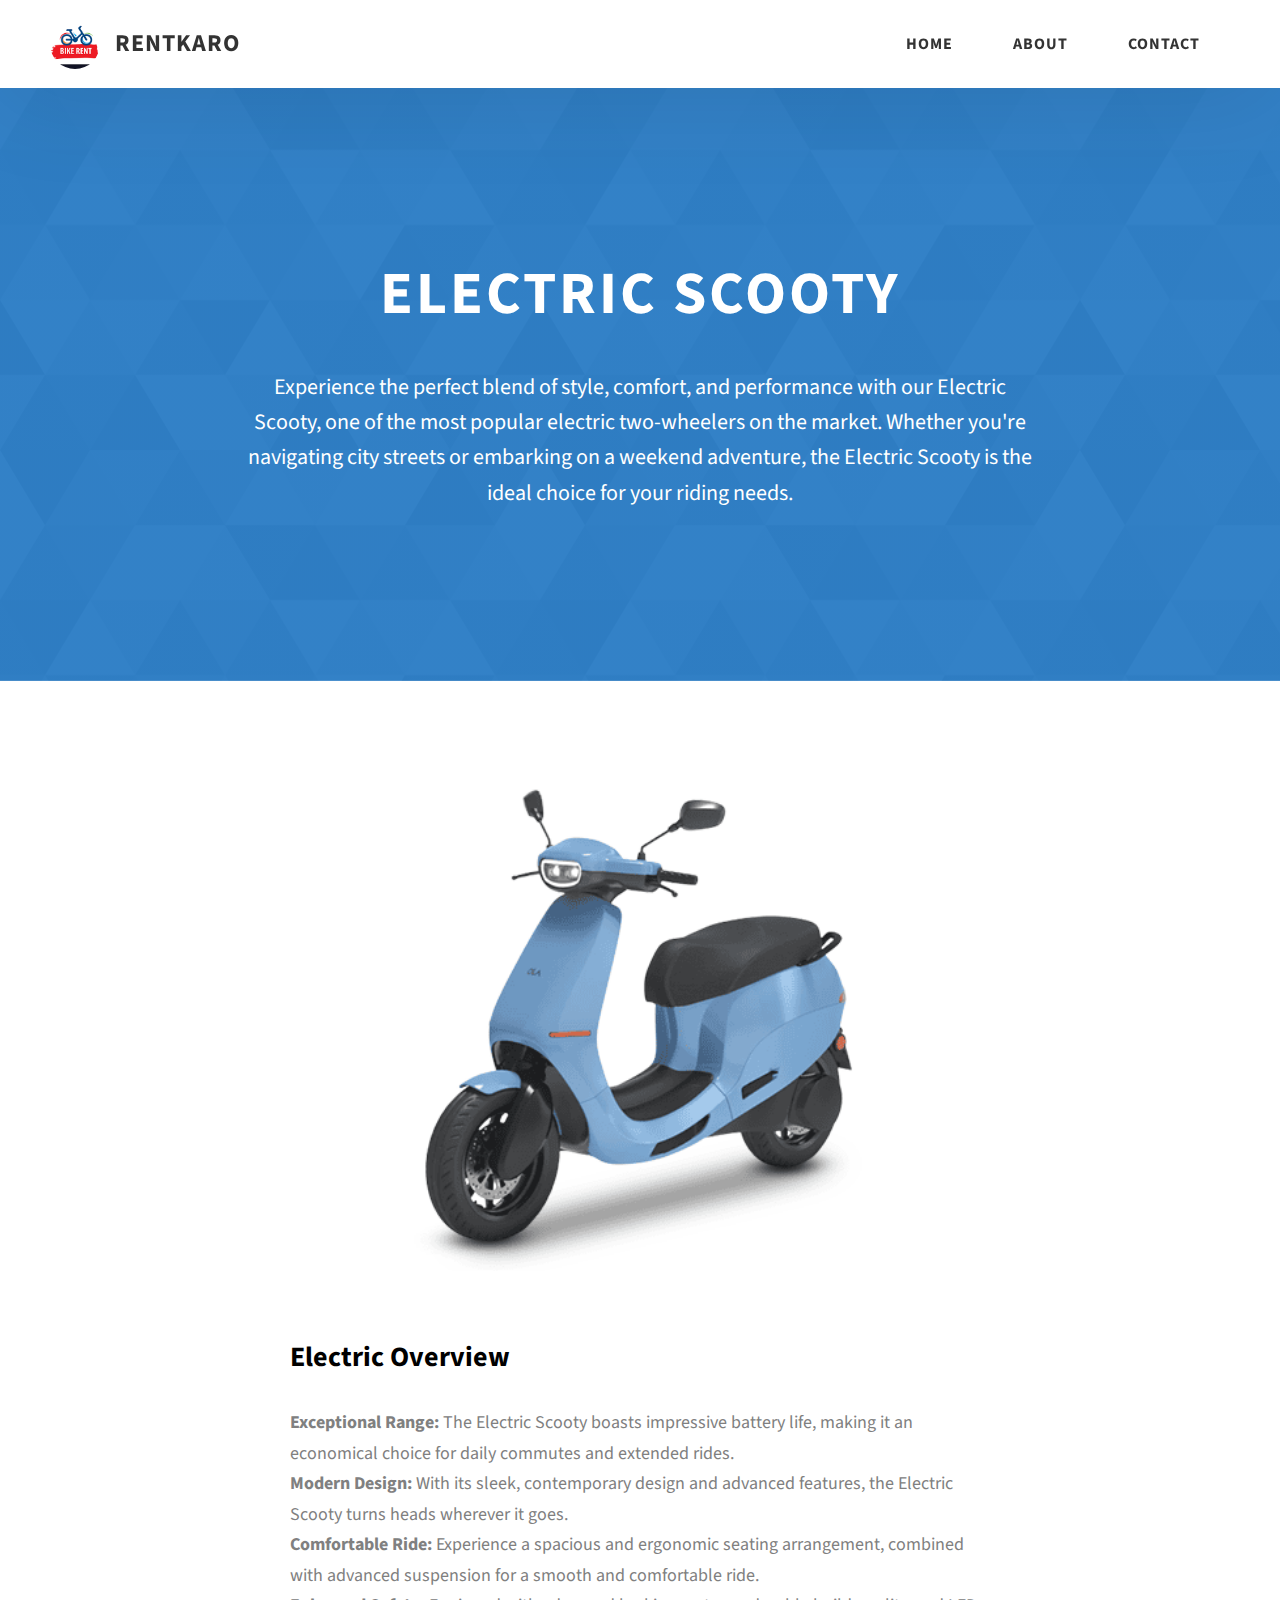
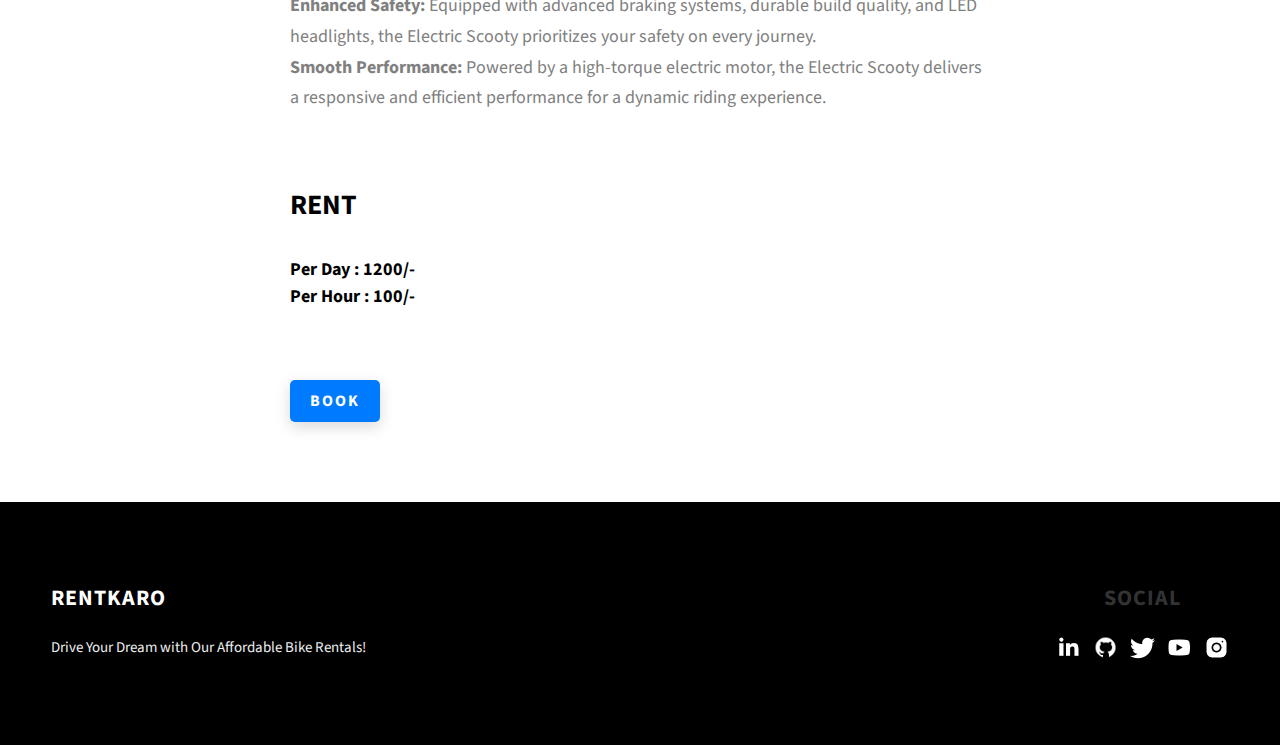
<file: Electric.html>
<!DOCTYPE html>
<html lang="en">

<head>
  <meta charset="UTF-8" />
  <meta name="viewport" content="width=device-width, initial-scale=1.0" />
  <meta http-equiv="X-UA-Compatible" content="ie=edge" />
  <title>RentKaro</title>
  <meta name="description" content="Case study page of Project" />

  <link rel="stylesheet" href="css/style.css" />

  <link rel="preconnect" href="https://fonts.googleapis.com" />
  <link rel="preconnect" href="https://fonts.gstatic.com" crossorigin />
  <link href="https://fonts.googleapis.com/css2?family=Source+Sans+Pro:wght@400;600;700;900&display=swap"
    rel="stylesheet" />
</head>

<body>
  <header class="header">
    <div class="header__content">
      <div class="header__logo-container">
        <div class="header__logo-img-cont">
          <img src="./assets/png/logorent.png" alt="Ram Maheshwari Logo Image" class="header__logo-img" />
        </div>
        <span class="header__logo-sub">RentKaro</span>
      </div>
      <div class="header__main">
        <ul class="header__links">
          <li class="header__link-wrapper">
            <a href="./index.html" class="header__link"> Home </a>
          </li>
          <li class="header__link-wrapper">
            <a href="./index.html#about" class="header__link">About </a>
          </li>
        
          <li class="header__link-wrapper">
            <a href="./index.html#contact" class="header__link"> Contact </a>
          </li>
        </ul>
        <div class="header__main-ham-menu-cont">
          <img src="./assets/svg/ham-menu.svg" alt="hamburger menu" class="header__main-ham-menu" />
          <img src="./assets/svg/ham-menu-close.svg" alt="hamburger menu close"
            class="header__main-ham-menu-close d-none" />
        </div>
      </div>
    </div>
    <div class="header__sm-menu">
      <div class="header__sm-menu-content">
        <ul class="header__sm-menu-links">
          <li class="header__sm-menu-link">
            <a href="./index.html"> Home </a>
          </li>

          <li class="header__sm-menu-link">
            <a href="./index.html#about"> About </a>
          </li>
          <li class="header__sm-menu-link">
            <a href="./index.html#contact"> Contact </a>
          </li>
        </ul>
      </div>
    </div>
  </header>
  <section class="project-cs-hero">
    <div class="project-cs-hero__content">
      <h1 class="heading-primary">ELECTRIC SCOOTY</h1>
      <div class="project-cs-hero__info">
        <p class="text-primary">
          Experience the perfect blend of style, comfort, and performance with our Electric Scooty, one of the most
          popular electric two-wheelers on the market. Whether you're navigating city streets or embarking on a weekend
          adventure, the Electric Scooty is the ideal choice for your riding needs.
        </p>
      </div>
    </div>
  </section>
  <section class="project-details">
    <div class="main-container">
      <div class="project-details__content">
        <div class="project-details__showcase-img-cont">
          <img src="./assets/png/1_Ola_Electric_S1_Neo_Mint_3_d143e8b068.png  " alt="Project Image" class="project-details__showcase-img" />
        </div>
        <div class="project-details__content-main">
          <div class="project-details__desc">
            <h3 class="project-details__content-title">Electric Overview</h3>
            <p class="project-details__desc-para">
              <strong> Exceptional Range:</strong> The Electric Scooty boasts impressive battery life, making it an
              economical choice for daily commutes and extended rides.
              <br> <strong> Modern Design:</strong> With its sleek, contemporary design and advanced features, the
              Electric Scooty turns heads wherever it goes.
              <br> <strong> Comfortable Ride:</strong> Experience a spacious and ergonomic seating arrangement, combined
              with advanced suspension for a smooth and comfortable ride.
              <br> <strong> Enhanced Safety: </strong>Equipped with advanced braking systems, durable build quality, and
              LED headlights, the Electric Scooty prioritizes your safety on every journey.
              <br> <strong> Smooth Performance:</strong> Powered by a high-torque electric motor, the Electric Scooty
              delivers a responsive and efficient performance for a dynamic riding experience.
            </p>
          </div>
          <div class="project-details__tools-used">
            <h3 class="project-details__content-title">RENT</h3>
            <h1>
              <p>Per Day : 1200/-</p>
              <p>Per Hour : 100/-</p>
            </h1>
          </div>
          <div class="project-details__links">
            <h3 class="project-details__content-title"></h3>
            <button id="bookButton" class="btn btn--med btn--theme project-details__links-btn">Book</button>

            <div id="popupForm" class="popup-form">
              <div class="popup-content">
                  <span class="close">&times;</span>
                  <h2>Book Your Ride</h2>
                  <form>
                      <label for="name">Name:</label>
                      <input type="text" id="name" name="name" required>
                      <label for="email">Email:</label>
                      <input type="email" id="email" name="email" required>
                      <label for="date">Date:</label>
                      <input type="date" id="date" name="date" required>
                      <button type="submit">Submit</button>
                  </form>
              </div>
          </div>
          </div>
        </div>
      </div>
    </div>
  </section>
  <footer class="main-footer">
    <div class="main-container">
      <div class="main-footer__upper">
        <div class="main-footer__row main-footer__row-1">
          <h2 class="heading heading-sm main-footer__heading-sm">
            <span>Social</span>
          </h2>
          <div class="main-footer__social-cont">
            <a target="_blank" rel="noreferrer" href="#">
              <img class="main-footer__icon" src="./assets/png/linkedin-ico.png" alt="icon" />
            </a>
            <a target="_blank" rel="noreferrer" href="#">
              <img class="main-footer__icon" src="./assets/png/github-ico.png" alt="icon" />
            </a>
            <a target="_blank" rel="noreferrer" href="#">
              <img class="main-footer__icon" src="./assets/png/twitter-ico.png" alt="icon" />
            </a>
            <a target="_blank" rel="noreferrer" href="#">
              <img class="main-footer__icon" src="./assets/png/yt-ico.png" alt="icon" />
            </a>
            <a target="_blank" rel="noreferrer" href="#">
              <img class="main-footer__icon main-footer__icon--mr-none" src="./assets/png/insta-ico.png" alt="icon" />
            </a>
          </div>
        </div>
        <div class="main-footer__row main-footer__row-2">
          <h4 class="heading heading-sm text-lt">RentKaro</h4>
          <p class="main-footer__short-desc">
            Drive Your Dream with Our Affordable Bike Rentals!
          </p>
        </div>
      </div>

    </div>
  </footer>
  <script src="./index.js"></script>
</body>
 
</html>
</file>
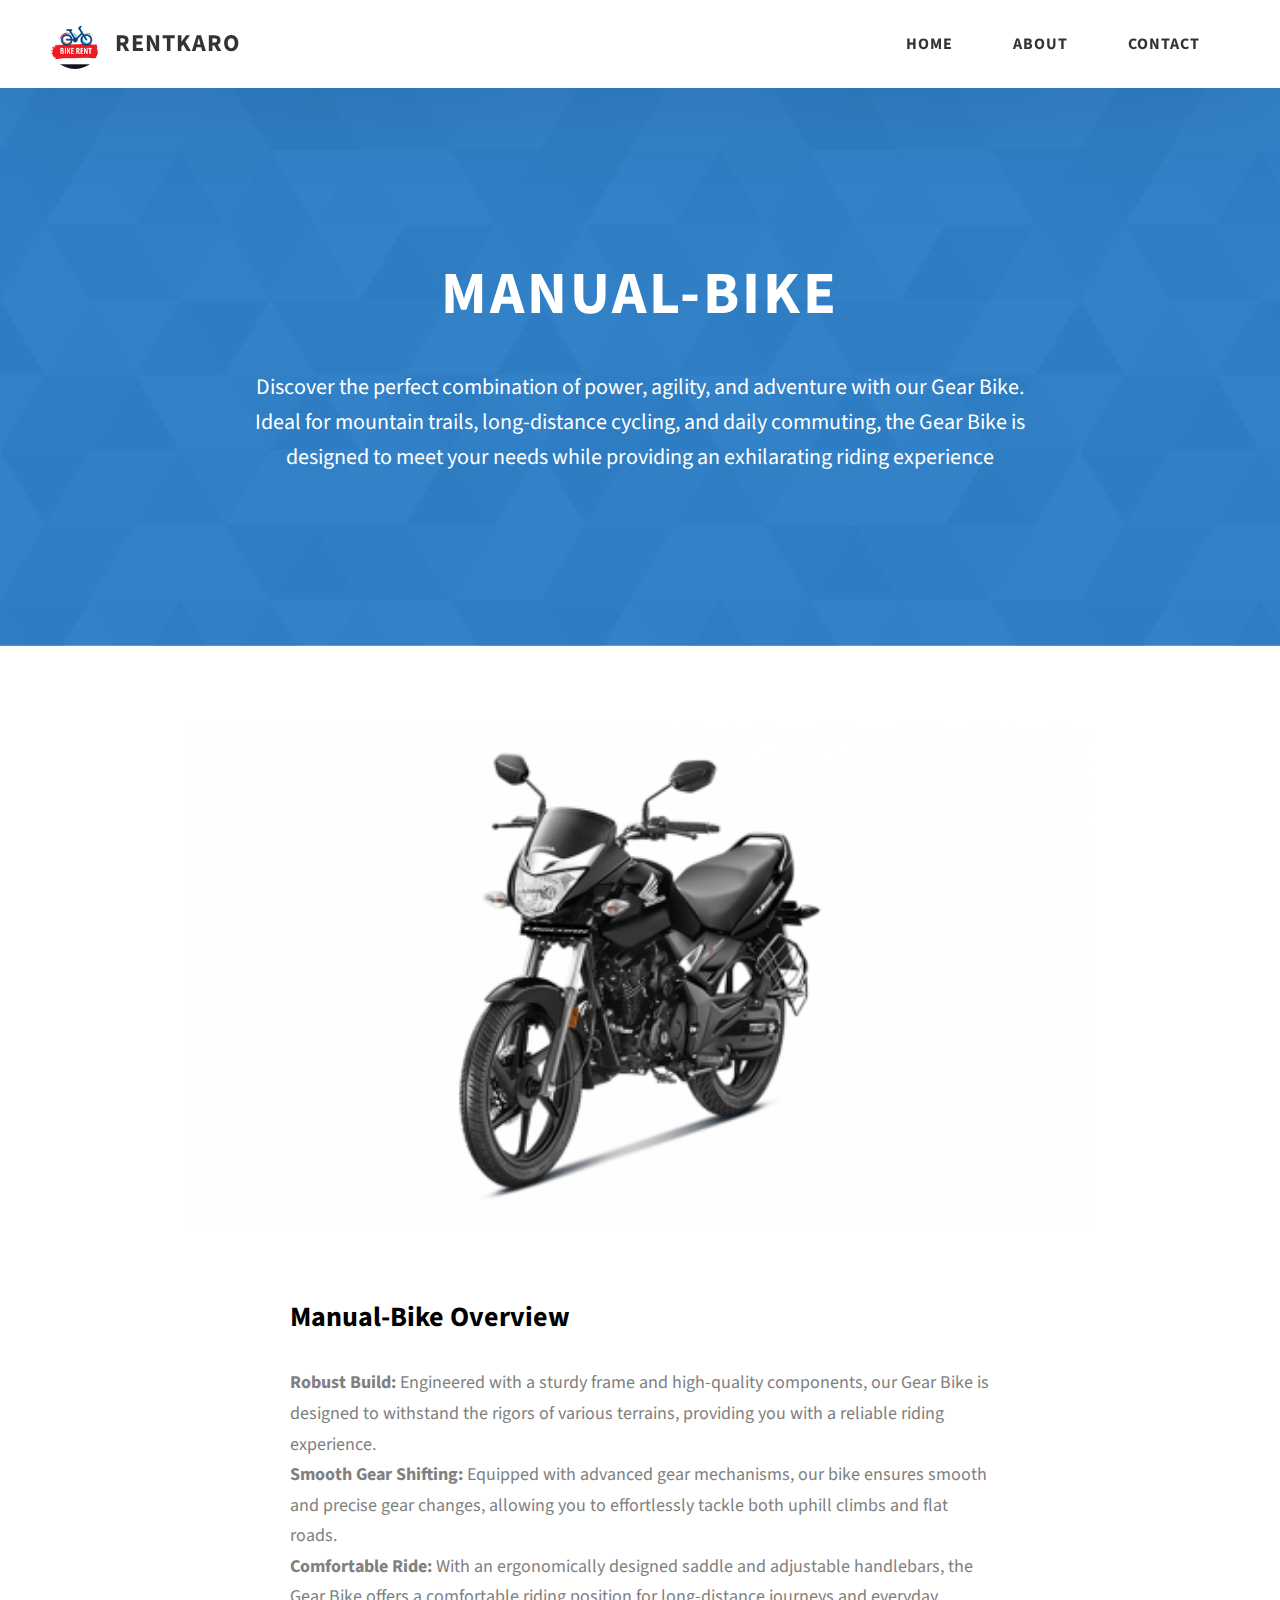
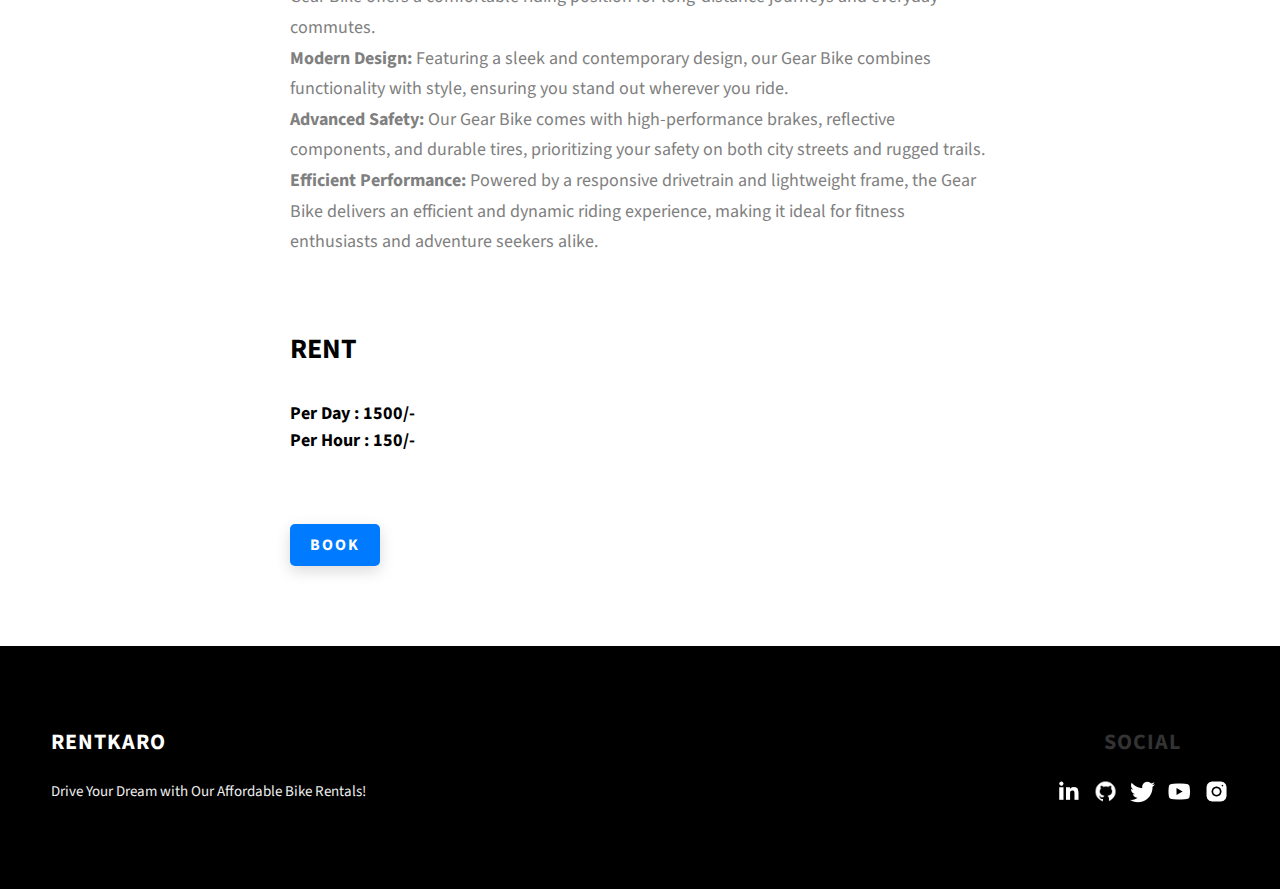
<file: GearBIke.html>
<!DOCTYPE html>
<html lang="en">

<head>
  <meta charset="UTF-8" />
  <meta name="viewport" content="width=device-width, initial-scale=1.0" />
  <meta http-equiv="X-UA-Compatible" content="ie=edge" />
  <title>RentKaro</title>
  <meta name="description" content="Case study page of Project" />

  <link rel="stylesheet" href="css/style.css" />

  <link rel="preconnect" href="https://fonts.googleapis.com" />
  <link rel="preconnect" href="https://fonts.gstatic.com" crossorigin />
  <link href="https://fonts.googleapis.com/css2?family=Source+Sans+Pro:wght@400;600;700;900&display=swap"
    rel="stylesheet" />
</head>

<body>
  <header class="header">
    <div class="header__content">
      <div class="header__logo-container">
        <div class="header__logo-img-cont">
          <img src="./assets/png/logorent.png" alt="Ram Maheshwari Logo Image" class="header__logo-img" />
        </div>
        <span class="header__logo-sub">RentKaro</span>
      </div>
      <div class="header__main">
        <ul class="header__links">
          <li class="header__link-wrapper">
            <a href="./index.html" class="header__link"> Home </a>
          </li>
          <li class="header__link-wrapper">
            <a href="./index.html#about" class="header__link">About </a>
          </li>
          </li>
          <li class="header__link-wrapper">
            <a href="./index.html#contact" class="header__link"> Contact </a>
          </li>
        </ul>
        <div class="header__main-ham-menu-cont">
          <img src="./assets/svg/ham-menu.svg" alt="hamburger menu" class="header__main-ham-menu" />
          <img src="./assets/svg/ham-menu-close.svg" alt="hamburger menu close"
            class="header__main-ham-menu-close d-none" />
        </div>
      </div>
    </div>
    <div class="header__sm-menu">
      <div class="header__sm-menu-content">
        <ul class="header__sm-menu-links">
          <li class="header__sm-menu-link">
            <a href="./index.html"> Home </a>
          </li>

          <li class="header__sm-menu-link">
            <a href="./index.html#about"> About </a>
          </li>

          <li class="header__sm-menu-link">
            <a href="./index.html#projects"> Projects </a>
          </li>

          <li class="header__sm-menu-link">
            <a href="./index.html#contact"> Contact </a>
          </li>
        </ul>
      </div>
    </div>
  </header>
  <section class="project-cs-hero">
    <div class="project-cs-hero__content">
      <h1 class="heading-primary">Manual-Bike</h1>
      <div class="project-cs-hero__info">
        <p class="text-primary">
          Discover the perfect combination of power, agility, and adventure with our Gear Bike. Ideal for mountain
          trails, long-distance cycling, and daily commuting, the Gear Bike is designed to meet your needs while
          providing an exhilarating riding experience
        </p>
      </div>
    </div>
  </section>
  <section class="project-details">
    <div class="main-container">
      <div class="project-details__content">
        <div class="project-details__showcase-img-cont">
          <img src="./assets/png/55781_2020_Honda_Unicorn_1_468x263.jpg" alt="Project Image"
            class="project-details__showcase-img" />
        </div>
        <div class="project-details__content-main">
          <div class="project-details__desc">
            <h3 class="project-details__content-title">Manual-Bike Overview</h3>
            <p class="project-details__desc-para">
              <strong> Robust Build:</strong> Engineered with a sturdy frame and high-quality components, our Gear Bike
              is designed to withstand the rigors of various terrains, providing you with a reliable riding experience.
              <br><strong>Smooth Gear Shifting:</strong> Equipped with advanced gear mechanisms, our bike ensures smooth
              and precise gear
              changes, allowing you to effortlessly tackle both uphill climbs and flat roads.
              <br>
              <strong>Comfortable Ride:</strong> With an ergonomically designed saddle and adjustable handlebars, the
              Gear Bike
              offers a comfortable riding position for long-distance journeys and everyday commutes.
              <br>
              <strong>Modern Design:</strong> Featuring a sleek and contemporary design, our Gear Bike combines
              functionality with
              style, ensuring you stand out wherever you ride.
              <br>
              <strong> Advanced Safety:</strong> Our Gear Bike comes with high-performance brakes, reflective
              components, and durable
              tires, prioritizing your safety on both city streets and rugged trails.
              <br>
              <strong>Efficient Performance: </strong>Powered by a responsive drivetrain and lightweight frame, the Gear
              Bike
              delivers an efficient and dynamic riding experience, making it ideal for fitness enthusiasts and adventure
              seekers alike.
            </p>
          </div>
          <div class="project-details__tools-used">
            <h3 class="project-details__content-title">RENT</h3>
            <h1>
              <p>Per Day : 1500/-</p>
              <p>Per Hour : 150/-</p>
            </h1>
          </div>
          <div class="project-details__links">
            <button id="bookButton" class="btn btn--med btn--theme project-details__links-btn">Book</button>

            <div id="popupForm" class="popup-form">
              <div class="popup-content">
                <span class="close">&times;</span>
                <h2>Book Your Ride</h2>
                <form>
                  <label for="name">Name:</label>
                  <input type="text" id="name" name="name" required>
                  <label for="email">Email:</label>
                  <input type="email" id="email" name="email" required>
                  <label for="date">Date:</label>
                  <input type="date" id="date" name="date" required>
                  <button type="submit">Submit</button>
                </form>
              </div>
            </div>
          </div>
        </div>
      </div>
    </div>
    </div>
  </section>
  <footer class="main-footer">
    <div class="main-container">
      <div class="main-footer__upper">
        <div class="main-footer__row main-footer__row-1">
          <h2 class="heading heading-sm main-footer__heading-sm">
            <span>Social</span>
          </h2>
          <div class="main-footer__social-cont">
            <a target="_blank" rel="noreferrer" href="#">
              <img class="main-footer__icon" src="./assets/png/linkedin-ico.png" alt="icon" />
            </a>
            <a target="_blank" rel="noreferrer" href="#">
              <img class="main-footer__icon" src="./assets/png/github-ico.png" alt="icon" />
            </a>
            <a target="_blank" rel="noreferrer" href="#">
              <img class="main-footer__icon" src="./assets/png/twitter-ico.png" alt="icon" />
            </a>
            <a target="_blank" rel="noreferrer" href="#">
              <img class="main-footer__icon" src="./assets/png/yt-ico.png" alt="icon" />
            </a>
            <a target="_blank" rel="noreferrer" href="#">
              <img class="main-footer__icon main-footer__icon--mr-none" src="./assets/png/insta-ico.png" alt="icon" />
            </a>
          </div>
        </div>
        <div class="main-footer__row main-footer__row-2">
          <h4 class="heading heading-sm text-lt">RentKaro</h4>
          <p class="main-footer__short-desc">
            Drive Your Dream with Our Affordable Bike Rentals!
          </p>
        </div>
      </div>
    </div>
  </footer>
  <script src="./index.js"></script>
</body>

</html>
</file>
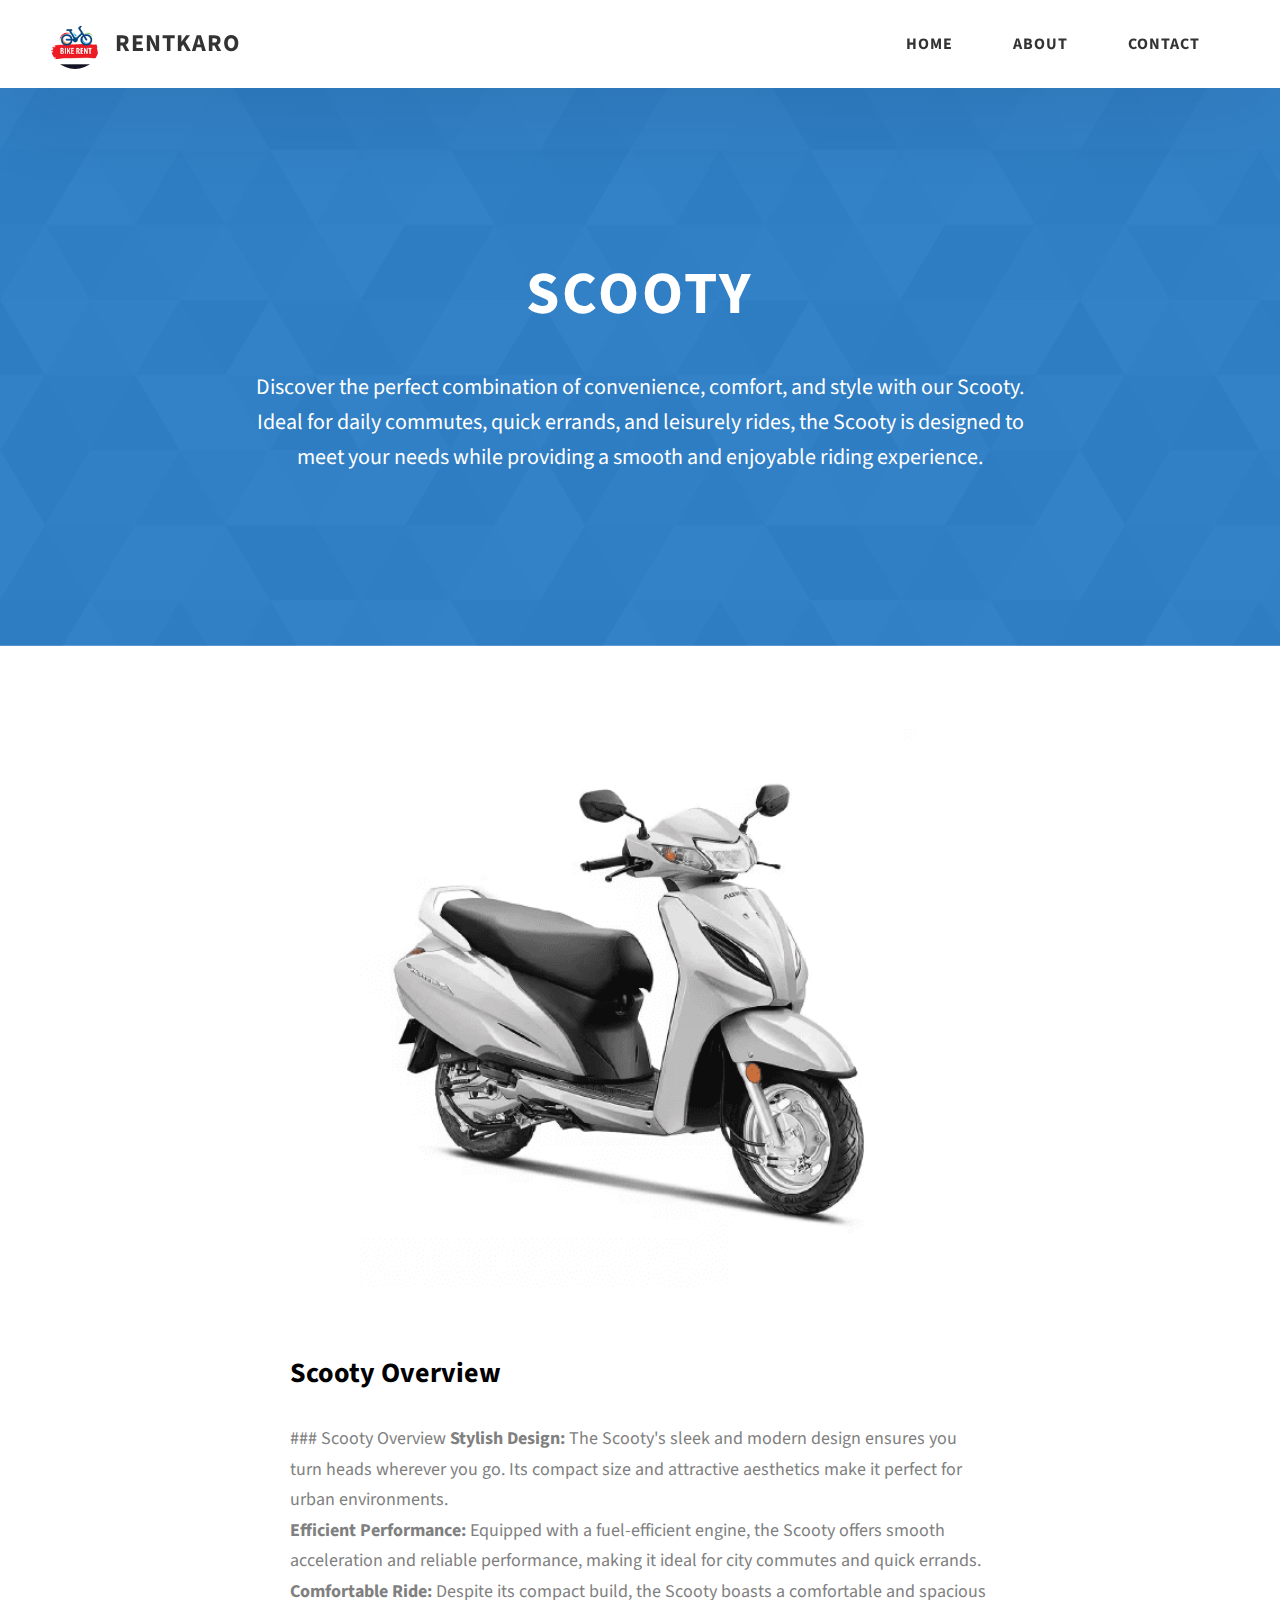
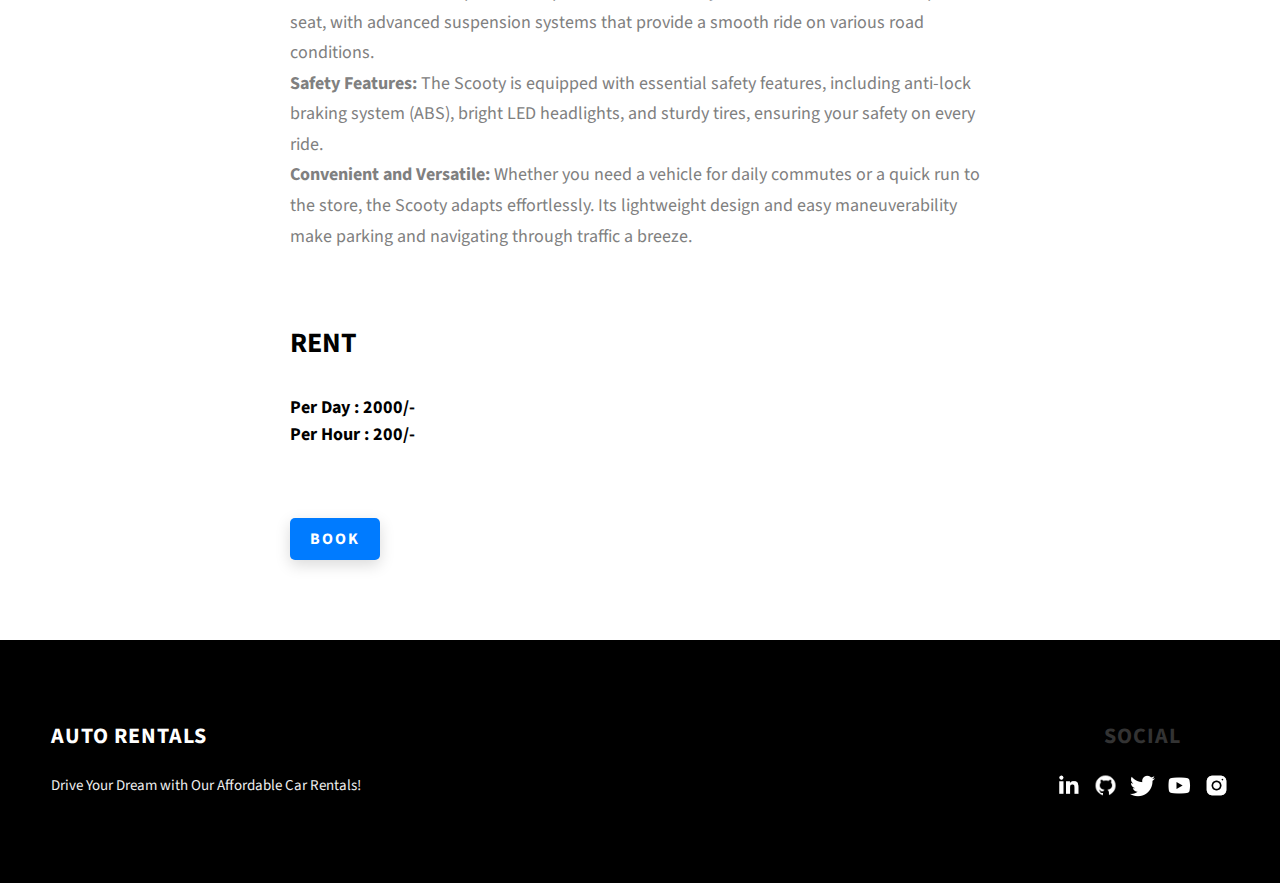
<file: scooty.html>
<!DOCTYPE html>
<html lang="en">

<head>
  <meta charset="UTF-8" />
  <meta name="viewport" content="width=device-width, initial-scale=1.0" />
  <meta http-equiv="X-UA-Compatible" content="ie=edge" />
  <title>RentKaro</title>
  <meta name="description" content="Case study page of Project" />

  <link rel="stylesheet" href="css/style.css" />

  <link rel="preconnect" href="https://fonts.googleapis.com" />
  <link rel="preconnect" href="https://fonts.gstatic.com" crossorigin />
  <link href="https://fonts.googleapis.com/css2?family=Source+Sans+Pro:wght@400;600;700;900&display=swap"
    rel="stylesheet" />
</head>

<body>
  <header class="header">
    <div class="header__content">
      <div class="header__logo-container">
        <div class="header__logo-img-cont">
          <img src="./assets/png/logorent.png" alt="Ram Maheshwari Logo Image" class="header__logo-img" />
        </div>
        <span class="header__logo-sub">RentKaro</span>
      </div>
      <div class="header__main">
        <ul class="header__links">
          <li class="header__link-wrapper">
            <a href="./index.html" class="header__link"> Home </a>
          </li>
          <li class="header__link-wrapper">
            <a href="./index.html#about" class="header__link">About </a>
          </li>
          
          <li class="header__link-wrapper">
            <a href="./index.html#contact" class="header__link"> Contact </a>
          </li>
        </ul>
        <div class="header__main-ham-menu-cont">
          <img src="./assets/svg/ham-menu.svg" alt="hamburger menu" class="header__main-ham-menu" />
          <img src="./assets/svg/ham-menu-close.svg" alt="hamburger menu close"
            class="header__main-ham-menu-close d-none" />
        </div>
      </div>
    </div>
    <div class="header__sm-menu">
      <div class="header__sm-menu-content">
        <ul class="header__sm-menu-links">
          <li class="header__sm-menu-link">
            <a href="./index.html"> Home </a>
          </li>

          <li class="header__sm-menu-link">
            <a href="./index.html#about"> About </a>
          </li>

          <li class="header__sm-menu-link">
            <a href="./index.html#projects">Scooty</a>
          </li>

          <li class="header__sm-menu-link">
            <a href="./index.html#contact"> Contact </a>
          </li>
        </ul>
      </div>
    </div>
  </header>
  <section class="project-cs-hero">
    <div class="project-cs-hero__content">
      <h1 class="heading-primary">Scooty</h1>
      <div class="project-cs-hero__info">
        <p class="text-primary">
          Discover the perfect combination of convenience, comfort, and style with our Scooty. Ideal for daily commutes,
          quick errands, and leisurely rides, the Scooty is designed to meet your needs while providing a smooth and
          enjoyable riding experience.
        </p>
      </div>
    </div>
  </section>
  <section class="project-details">
    <div class="main-container">
      <div class="project-details__content">
        <div class="project-details__showcase-img-cont">
          <img src="./assets/png/activa-white.png" alt="Project Image" class="project-details__showcase-img" />
        </div>
        <div class="project-details__content-main">
          <div class="project-details__desc">
            <h3 class="project-details__content-title">Scooty Overview</h3>
            <p class="project-details__desc-para">### Scooty Overview

              <strong>Stylish Design:</strong> The Scooty's sleek and modern design ensures you turn heads wherever you
              go. Its
              compact size and attractive aesthetics make it perfect for urban environments.

              <br><strong>Efficient Performance:</strong> Equipped with a fuel-efficient engine, the Scooty offers
              smooth acceleration
              and reliable performance, making it ideal for city commutes and quick errands.

              <br><strong>Comfortable Ride:</strong> Despite its compact build, the Scooty boasts a comfortable and
              spacious seat, with
              advanced suspension systems that provide a smooth ride on various road conditions.

              <br><strong>Safety Features:</strong> The Scooty is equipped with essential safety features, including
              anti-lock braking
              system (ABS), bright LED headlights, and sturdy tires, ensuring your safety on every ride.

              <br><strong>Convenient and Versatile:</strong> Whether you need a vehicle for daily commutes or a quick
              run to the store,
              the Scooty adapts effortlessly. Its lightweight design and easy maneuverability make parking and
              navigating through traffic a breeze.
            </p>
          </div>
          <div class="project-details__tools-used">
            <h3 class="project-details__content-title">RENT</h3>
            <h1>
              <p>Per Day : 2000/-</p>
              <p>Per Hour : 200/-</p>
            </h1>
          </div>
          <div class="project-details__links">

            <button id="bookButton" class="btn btn--med btn--theme project-details__links-btn">Book</button>

            <div id="popupForm" class="popup-form">
              <div class="popup-content">
                <span class="close">&times;</span>
                <h2>Book Your Ride</h2>
                <form>
                  <label for="name">Name:</label>
                  <input type="text" id="name" name="name" required>
                  <label for="email">Email:</label>
                  <input type="email" id="email" name="email" required>
                  <label for="date">Date:</label>
                  <input type="date" id="date" name="date" required>
                  <button type="submit">Submit</button>
                </form>
              </div>
            </div>
          </div>

        </div>
      </div>
    </div>
    </div>
  </section>
  <footer class="main-footer">
    <div class="main-container">
      <div class="main-footer__upper">
        <div class="main-footer__row main-footer__row-1">
          <h2 class="heading heading-sm main-footer__heading-sm">
            <span>Social</span>
          </h2>
          <div class="main-footer__social-cont">
            <a target="_blank" rel="noreferrer" href="#">
              <img class="main-footer__icon" src="./assets/png/linkedin-ico.png" alt="icon" />
            </a>
            <a target="_blank" rel="noreferrer" href="#">
              <img class="main-footer__icon" src="./assets/png/github-ico.png" alt="icon" />
            </a>
            <a target="_blank" rel="noreferrer" href="#">
              <img class="main-footer__icon" src="./assets/png/twitter-ico.png" alt="icon" />
            </a>
            <a target="_blank" rel="noreferrer" href="#">
              <img class="main-footer__icon" src="./assets/png/yt-ico.png" alt="icon" />
            </a>
            <a target="_blank" rel="noreferrer" href="#">
              <img class="main-footer__icon main-footer__icon--mr-none" src="./assets/png/insta-ico.png" alt="icon" />
            </a>
          </div>
        </div>
        <div class="main-footer__row main-footer__row-2">
          <h4 class="heading heading-sm text-lt">AUTO RENTALS</h4>
          <p class="main-footer__short-desc">
            Drive Your Dream with Our Affordable Car Rentals!
          </p>
        </div>
      </div>
    </div>
  </footer>
  <script src="./index.js"></script>
</body>

</html>
</file>
<file: css/style.css>
/*
0 - 600px:      Phone
600 - 900px:    Tablet portrait
900 - 1200px:   Tablet landscape
[1200 - 1800] is where our normal styles apply
1800px + :      Big desktop
$breakpoint arguement choices:
- phone
- tab-port
- tab-land
- big-desktop

Inside media queries 1em is always 16px i.e 1em = 16px at every screen size only inside media queries
*/
*,
*::after,
*::before {
  margin: 0;
  padding: 0;
  box-sizing: inherit;
  font-family: inherit; }

html {
  font-size: 62.5%;
  scroll-behavior: smooth; }
  @media only screen and (max-width: 75em) {
    html {
      font-size: 59%; } }
  @media only screen and (max-width: 56.25em) {
    html {
      font-size: 56%; } }
  @media only screen and (min-width: 112.5em) {
    html {
      font-size: 65%; } }

body {
  box-sizing: border-box;
  position: relative;
  line-height: 1.5;
  font-family: sans-serif;
  overflow-x: hidden;
  overflow-y: scroll;
  font-family: 'Source Sans Pro', sans-serif; }

a {
  text-decoration: none;
  color: inherit; }

li {
  list-style: none; }

p {
   font-size: large;
}

input:focus,
button:focus,
a:focus,
textarea:focus {
  outline: none; }

button {
  border: none;
  cursor: pointer; }

textarea {
  resize: none; }

.heading-primary {
  font-size: 6rem;
  text-transform: uppercase;
  letter-spacing: 3px;
  text-align: center; }
  @media only screen and (max-width: 37.5em) {
    .heading-primary {
      font-size: 4.5rem; } }

.heading-sec__mb-bg {
  margin-bottom: 11rem; }
  @media only screen and (max-width: 56.25em) {
    .heading-sec__mb-bg {
      margin-bottom: 8rem; } }

.heading-sec__mb-med {
  margin-bottom: 9rem; }
  @media only screen and (max-width: 56.25em) {
    .heading-sec__mb-med {
      margin-bottom: 8rem; } }

.heading-sec__main {
  display: block;
  font-size: 4rem;
  text-transform: uppercase;
  letter-spacing: 1px;
  letter-spacing: 3px;
  text-align: center;
  margin-bottom: 3.5rem;
  position: relative; }
  .heading-sec__main--lt {
    color: #fff; }
    .heading-sec__main--lt::after {
      content: '';
      background: #fff !important; }
  .heading-sec__main::after {
    content: '';
    position: absolute;
    top: calc(100% + 1.5rem);
    height: 5px;
    width: 3rem;
    background-image: url(assets\car.png);
    left: 50%;
    transform: translateX(-50%);
    border-radius: 5px; }
    @media only screen and (max-width: 37.5em) {
      .heading-sec__main::after {
        top: calc(100% + 1.2rem); } }

.heading-sec__sub {
  display: block;
  text-align: center;
  color: #777;
  font-size: 2rem;
  font-weight: 500;
  max-width: 80rem;
  margin: auto;
  line-height: 1.6; }
  @media only screen and (max-width: 37.5em) {
    .heading-sec__sub {
      font-size: 1.8rem; } }
  .heading-sec__sub--lt {
    color: #eee; }

.heading-sm {
  font-size: 2.2rem;
  text-transform: uppercase;
  letter-spacing: 1px; }

.main-container {
  max-width: 120rem;
  margin: auto;
  width: 92%; }

.btn {
  background: #fff;
  color: #333;
  text-transform: uppercase;
  letter-spacing: 2px;
  display: inline-block;
  font-weight: 700;
  border-radius: 5px;
  box-shadow: 0 5px 15px 0 rgba(0, 0, 0, 0.15);
  transition: transform .3s; }
  .btn:hover {
    transform: translateY(-3px); }
  .btn--bg {
    padding: 1.5rem 8rem;
    font-size: 2rem; }
  .btn--med {
    padding: 1.5rem 5rem;
    font-size: 1.6rem; }
  .btn--theme {
    background: #0062b9;
    color: #fff; }
  .btn--theme-inv {
    color: #0062b9;
    background: #fff;
    border: 2px solid #0062b9;
    box-shadow: none;
    padding: calc(1.5rem - 2px) calc(5rem - 2px); }

.sec-pad {
  padding: 12rem 0; }
  @media only screen and (max-width: 56.25em) {
    .sec-pad {
      padding: 8rem 0; } }

.text-primary {
  color: #fff;
  font-size: 2.2rem;
  text-align: center;
  width: 100%;
  line-height: 1.6; }
  @media only screen and (max-width: 37.5em) {
    .text-primary {
      font-size: 2rem; } }

.d-none {
  display: none; }

.home-hero {
  color: #fff;
  background:url(../assets/png/royal.jpg);
  width: 100%;
  height: 50vh; 
  background-size: cover; 
  background-repeat: no-repeat; 
  background-position: center; 
  height: 100vh;
  min-height: 80rem;
  max-height: 120rem;
  position: relative; }
  @media only screen and (max-width: 37.5em) {
    .home-hero {
      height: unset;
      min-height: unset; } }
  .home-hero__socials {
    position: absolute;
    top: 50%;
    border: 2px solid #eee;
    border-left: 2px solid #eee;
    transform: translateY(-50%); }
    @media only screen and (max-width: 56.25em) {
      .home-hero__socials {
        display: none; } }
  .home-hero__mouse-scroll-cont {
    position: absolute;
    bottom: 3%;
    left: 50%;
    transform: translateX(-50%); }
    @media only screen and (max-width: 37.5em) {
      .home-hero__mouse-scroll-cont {
        display: none; } }
  .home-hero__social {
    width: 5rem; }
  .home-hero__social-icon-link {
    width: 100%;
    display: block;
    padding: 1.2rem;
    border-bottom: 2px solid #eee;
    transition: background .3s; }
    .home-hero__social-icon-link:hover {
      background: rgba(255, 255, 255, 0.1); }
    .home-hero__social-icon-link--bd-none {
      border-bottom: 0; }
  .home-hero__social-icon {
    width: 100%; }
  .home-hero__content {
    position: absolute;
    top: 50%;
    left: 50%;
    transform: translate(-50%, -50%);
    max-width: 90rem;
    width: 92%; }
    @media only screen and (max-width: 37.5em) {
      .home-hero__content {
        padding: 19rem 0 13rem 0;
        margin: auto;
        position: static;
        transform: translate(0, 0); } }
  .home-hero__info {
    margin: 3rem auto 0 auto;
    max-width: 80rem; }
  .home-hero__cta {
    margin-top: 5rem;
    text-align: center; }

.about {
  background: #fafafa; 
   display: grid;
  text-align: ;}
  .about__content {
    margin-left:30%;
    grid-template-columns: 1fr 1fr;
    grid-gap: 10rem; }
    @media only screen and (max-width: 56.25em) {
      .about__content {
        grid-template-columns: 1fr;
        grid-gap: 8rem; } }
    .about__content-title {
      margin-left: 10vmax;
      font-weight: 700;
      font-size: 2.8rem;
      margin-bottom: 3rem; }
      @media only screen and (max-width: 37.5em) {
        .about__content-title {
          font-size: 2.4rem; } }
    .about__content-details-para {
      font-size: 1.8rem;
      color: grey;
      max-width: 60rem;
      line-height: 1.7;
      margin-bottom: 1rem; }
      .about__content-details-para--hl {
        font-weight: 700;
        margin: 0 3px; }
      .about__content-details-para:last-child {
        margin-bottom: 4rem; }

.projects__row {
  display: grid;
  grid-template-columns: 1.5fr 1fr;
  grid-gap: 5rem;
  margin-bottom: 11rem; }
  @media only screen and (max-width: 56.25em) {
    .projects__row {
      grid-template-columns: 1fr;
      grid-gap: 2rem;
      margin-bottom: 8rem; } }
  @media only screen and (max-width: 56.25em) {
    .projects__row {
      text-align: center; } }
  .projects__row:last-child {
    margin-bottom: 0; }
  .projects__row-img-cont {
    overflow: hidden; }
  .projects__row-img {
    width: 100%;
    display: block;
    object-fit: cover; }
  .projects__row-content {
    padding: 2rem 0;
    display: flex;
    justify-content: center;
    flex-direction: column;
    align-items: flex-start; }
    @media only screen and (max-width: 56.25em) {
      .projects__row-content {
        align-items: center; } }
    .projects__row-content-title {
      font-weight: 700;
      font-size: 2.8rem;
      margin-bottom: 2rem; }
      @media only screen and (max-width: 37.5em) {
        .projects__row-content-title {
          font-size: 2.4rem; } }
    .projects__row-content-desc {
      font-size: 1.8rem;
      color: grey;
      max-width: 60rem;
      line-height: 1.7;
      margin-bottom: 3rem; }
      @media only screen and (max-width: 37.5em) {
        .projects__row-content-desc {
          font-size: 1.7rem; } }

.contact {
  background: linear-gradient(to right, rgba(0, 98, 185, 0.8), rgba(0, 98, 185, 0.8)), url(../../assets/svg/common-bg.svg);
  background-size: cover;
  background-position: center; }
  .contact__form-container {
    box-shadow: 0 0 10px rgba(0, 0, 0, 0.1);
    background: white;
    padding: 4rem;
    margin-top: 6rem;
    max-width: 80rem;
    text-align: right;
    width: 95%;
    border-radius: 5px;
    margin: 5rem auto 0 auto; }
    @media only screen and (max-width: 37.5em) {
      .contact__form-container {
        padding: 3rem; } }
  .contact__form-field {
    margin-bottom: 4rem; }
    @media only screen and (max-width: 37.5em) {
      .contact__form-field {
        margin-bottom: 3rem; } }
  .contact__form-label {
    color: #666;
    font-size: 1.4rem;
    letter-spacing: 1px;
    font-weight: 700;
    margin-bottom: 1rem;
    display: block;
    text-align: left; }
  .contact__form-input {
    color: #333;
    padding: 2rem;
    width: 100%;
    border: 1px solid #ebebeb;
    font-size: 1.6rem;
    letter-spacing: 0px;
    background: #f0f0f0;
    border-radius: 5px;
    font-weight: 600;
    /* Code for Modern Browsers */
    /* Code for WebKit, Blink, Edge */
    /* Code for Internet Explorer 10-11 */
    /* Code for Microsoft Edge */
    /* Code for Mozilla Firefox 4 to 18 */
    /* Code for Mozilla Firefox 19+ */ }
    .contact__form-input::placeholder {
      color: #999;
      font-weight: 600;
      font-size: 1.6rem; }
    .contact__form-input::-webkit-input-placeholder {
      color: #999;
      font-weight: 600;
      font-size: 1.6rem; }
    .contact__form-input:-ms-input-placeholder {
      color: #999;
      font-weight: 600;
      font-size: 1.6rem; }
    .contact__form-input::-ms-input-placeholder {
      color: #999;
      font-weight: 600;
      font-size: 1.6rem; }
    .contact__form-input:-moz-placeholder {
      opacity: 1;
      color: #999;
      font-weight: 600;
      font-size: 1.6rem; }
    .contact__form-input::-moz-placeholder {
      opacity: 1;
      color: #999;
      font-weight: 600;
      font-size: 1.6rem; }
  .contact__btn {
    width: 30%;
    padding: 2rem 4rem;
    font-size: 1.6rem; }
    @media only screen and (max-width: 37.5em) {
      .contact__btn {
        width: 100%; } }

.project-cs-hero {
  color: #fff;
  background: linear-gradient(to right, rgba(0, 98, 185, 0.8), rgba(0, 98, 185, 0.8)), url(../../assets/svg/common-bg.svg);
  background-size: cover;
  background-position: center;
  position: relative; }
  @media only screen and (max-width: 37.5em) {
    .project-cs-hero {
      height: unset;
      min-height: unset; } }
  .project-cs-hero__content {
    padding: 25rem 0 17rem 0;
    max-width: 90rem;
    width: 92%;
    margin: auto; }
    @media only screen and (max-width: 37.5em) {
      .project-cs-hero__content {
        padding: 19rem 0 13rem 0;
        margin: auto;
        position: static;
        transform: translate(0, 0); } }
  .project-cs-hero__info {
    margin: 3rem auto 0 auto;
    max-width: 80rem; }
  .project-cs-hero__cta {
    margin-top: 5rem;
    text-align: center; }

.project-details__content {
  padding: 8rem 0;
  max-width: 90rem;
  margin: auto; }
  .project-details__content-title {
    font-weight: 700;
    font-size: 2.8rem;
    margin-bottom: 3rem; }
    @media only screen and (max-width: 37.5em) {
      .project-details__content-title {
        font-size: 2.4rem; } }

.project-details__showcase-img-cont {
  width: 100%;
  margin-bottom: 6rem; }

.project-details__showcase-img {
  width: 100%; }

.project-details__content-main {
  width: 100%;
  max-width: 70rem;
  margin: auto; }

.project-details__desc {
  margin: 0 0 7rem 0; }
  .project-details__desc-para {
    font-size: 1.8rem;
    line-height: 1.7;
    color: grey;
    margin-bottom: 2rem; }

.project-details__tools-used {
  margin: 0 0 7rem 0; }
  .project-details__tools-used-list {
    display: flex;
    flex-wrap: wrap; }
  .project-details__tools-used-item {
    padding: 1rem 2rem;
    margin-bottom: 1.5rem;
    margin-right: 1.5rem;
    font-size: 1.6rem;
    background: rgba(153, 153, 153, 0.2);
    border-radius: 5px;
    font-weight: 600;
    color: #777; }

.project-details__links {
  margin: 0 0; }
  .project-details__links-btn {
    margin-right: 2rem; }
    @media only screen and (max-width: 37.5em) {
      .project-details__links-btn {
        margin-right: 0;
        width: 70%;
        margin-bottom: 2rem;
        text-align: center; } }
    .project-details__links-btn:last-child {
      margin: 0; }
      @media only screen and (max-width: 37.5em) {
        .project-details__links-btn:last-child {
          margin: 0; } }

.header {
  position: fixed;
  width: 100%;
  z-index: 1000;
  background: #000;
  background: #fff;
  box-shadow: 0 10px 100px rgba(0, 0, 0, 0.1); }
  .header__content {
    display: flex;
    align-items: center;
    justify-content: space-between;
    padding: 1rem 5rem; }
    @media only screen and (max-width: 56.25em) {
      .header__content {
        padding: 0 2rem; } }
  .header__logo-container {
    display: flex;
    align-items: center;
    cursor: pointer;
    color: #333;
    transition: color .3s; }
    .header__logo-container:hover {
      color: #0062b9; }
  .header__logo-img-cont {
    width: 5rem;
    height: 5rem;
    border-radius: 50px;
    overflow: hidden;
    margin-right: 1.5rem;
    background: #0062b9; }
    @media only screen and (max-width: 56.25em) {
      .header__logo-img-cont {
        width: 4.5rem;
        height: 4.5rem;
        margin-right: 1.2rem; } }
  .header__logo-img {
    width: 100%;
    height: 100%;
    object-fit: cover;
    object-position: center;
    display: block; }
  .header__logo-sub {
    font-size: 1.8rem;
    text-transform: uppercase;
    font-weight: 700;
    letter-spacing: 1px; 
    display: inline-block;
    font-size: 24px;
    animation: pulse 2s infinite ease-in-out;
  
  }
    @keyframes pulse {
      0% {
          transform: scale(1) rotate(0deg);
          color: #ff758c;
          opacity: 1;
      }
      50% {
          transform: scale(1.5) rotate(10deg);
          color: #000000;
          opacity: 0.8;
      }
      100% {
          transform: scale(1) rotate(0deg);
          color: #ff758c;
          opacity: 1;
      }
  }
/* Apply the animation to the span */
 {

}

  .header__links {
    display: flex; }
    @media only screen and (max-width: 37.5em) {
      .header__links {
        display: none; } }
  .header__link {
    padding: 2.2rem 3rem;
    display: inline-block;
    font-size: 1.6rem;
    color: #333;
    text-transform: uppercase;
    letter-spacing: 1px;
    font-weight: 700;
    transition: color .3s; }
    .header__link:hover {
      color: #0062b9; }
    @media only screen and (max-width: 56.25em) {
      .header__link {
        padding: 3rem 1.8rem;
        font-size: 1.5rem; } }
  .header__main-ham-menu-cont {
    display: none;
    width: 3rem;
    padding: 2.2rem 0; }
    @media only screen and (max-width: 37.5em) {
      .header__main-ham-menu-cont {
        display: block; } }
  .header__main-ham-menu {
    width: 100%; }
  .header__main-ham-menu-close {
    width: 100%; }
  .header__sm-menu {
    background: #fff;
    position: absolute;
    width: 100%;
    top: 100%;
    visibility: hidden;
    opacity: 0;
    transition: all .3s;
    box-shadow: 0px 5px 5px 0px rgba(0, 0, 0, 0.1);
    -webkit-box-shadow: 0px 5px 5px 0px rgba(0, 0, 0, 0.1);
    -moz-box-shadow: 0px 5px 5px 0px rgba(0, 0, 0, 0.1); }
    .header__sm-menu--active {
      visibility: hidden;
      opacity: 0; }
      @media only screen and (max-width: 37.5em) {
        .header__sm-menu--active {
          visibility: visible;
          opacity: 1; } }
  .header__sm-menu-link a {
    display: block;
    text-decoration: none;
    padding: 2.5rem 3rem;
    font-size: 1.6rem;
    color: #333;
    text-align: right;
    border-bottom: 1px solid #eee;
    font-weight: 700;
    text-transform: uppercase;
    letter-spacing: 2px;
    transition: color .3s; }
    .header__sm-menu-link a:hover {
      color: #0062b9; }
  .header__sm-menu-link:first-child a {
    border-top: 1px solid #eee; }
  .header__sm-menu-link-last {
    border-bottom: 0; }

.main-footer {
  background: #000;
  color: #fff; }
  .main-footer__upper {
    display: flex;
    justify-content: space-between;
    padding: 8rem 0; }
    @media only screen and (max-width: 56.25em) {
      .main-footer__upper {
        padding: 6rem 0; } }
    @media only screen and (max-width: 37.5em) {
      .main-footer__upper {
        display: block; } }
  .main-footer__row-1 {
    order: 2; }
    @media only screen and (max-width: 56.25em) {
      .main-footer__row-1 {
        margin-bottom: 5rem; } }
  .main-footer__row-2 {
    width: 40%;
    order: 1;
    max-width: 50rem; }
    @media only screen and (max-width: 56.25em) {
      .main-footer__row-2 {
        width: 100%; } }
  .main-footer__short-desc {
    margin-top: 2rem;
    color: #eee;
    font-size: 1.5rem;
    line-height: 1.7; }
  .main-footer__social-cont {
    margin-top: 2rem; }
  .main-footer__icon {
    margin-right: 1rem;
    width: 2.5rem; }
    .main-footer__icon--mr-none {
      margin-right: 0; }
  .main-footer__lower {
    padding: 4rem 0;
    border-top: 1px solid #444;
    color: #eee;
    font-size: 1.2rem;
    text-align: left;
    text-align: center; }
    .main-footer__lower a {
      text-decoration: underline;
      font-weight: bold;
      margin-lxeft: 2px; }
    @media only screen and (max-width: 56.25em) {
      .main-footer__lower {
        padding: 3.5rem 0; } }

.skills {
  display: flex;
  flex-wrap: wrap; }
  .skills__skill {
    padding: 1rem 2rem;
    margin-bottom: 1.5rem;
    margin-right: 1.5rem;
    font-size: 1.6rem;
    background: rgba(153, 153, 153, 0.2);
    border-radius: 5px;
    font-weight: 600;
    color: #777; }
  
  
  #bookButton {
      padding: 10px 20px;
      font-size: 16px;
      cursor: pointer;
      background-color: #007bff;
      color: white;
      border: none;
      border-radius: 5px;
      transition: background-color 0.3s ease;
  }
  
  #bookButton:hover {
      background-color: #0056b3;
  }
  
  .popup-form {
      display: none; /* Hidden by default */
      position: fixed;
      top: 0;
      left: 0;
      width: 100%;
      height: 100%;
      background-color: rgba(0, 0, 0, 0.5);
      justify-content: center;
      align-items: center;
      z-index: 1000;
  }
  
  .popup-content {
      background-color: white;
      padding: 20px;
      border-radius: 10px;
      width: 350px;
      box-shadow: 0 0 10px rgba(0, 0, 0, 0.1);
      position: relative;
      text-align: left;
  }
  
  .close {
      position: absolute;
      top: 10px;
      right: 10px;
      font-size: 20px;
      cursor: pointer;
  }
  
  h2 {
      margin-top: 0;
      color: #333;
      text-align: center;
  }
  
  form {
      display: flex;
      flex-direction: column;
  }
  
  label {
      margin: 10px 0 5px;
      color: #333;
  }
  
  input[type="text"],
  input[type="email"],
  input[type="date"] {
      padding: 10px;
      font-size: 16px;
      border: 1px solid #ccc;
      border-radius: 5px;
      width: calc(100% - 22px); /* Account for padding and border */
  }
  
  button[type="submit"] {
      padding: 10px;
      font-size: 16px;
      background-color: #28a745;
      color: white;
      border: none;
      border-radius: 5px;
      cursor: pointer;
      margin-top: 10px;
      transition: background-color 0.3s ease;
  }
  
  button[type="submit"]:hover {
      background-color: #218838;
  }
  
.mouse {
  width: 25px;
  height: 40px;
  border: 2px solid #eee;
  border-radius: 60px;
  position: relative;
  overflow: hidden; }
  .mouse::before {
    content: '';
    width: 5px;
    height: 5px;
    position: absolute;
    top: 7px;
    left: 50%;
    transform: translateX(-50%);
    background-color: #eee;
    border-radius: 50%;
    opacity: 1;
    animation: wheel 1.3s infinite;
    -webkit-animation: wheel 1.3s infinite; }

@keyframes wheel {
  to {
    opacity: 0;
    top: 27px; } }

@-webkit-keyframes wheel {
  to {
    opacity: 0;
    top: 27px; } }
</file>
